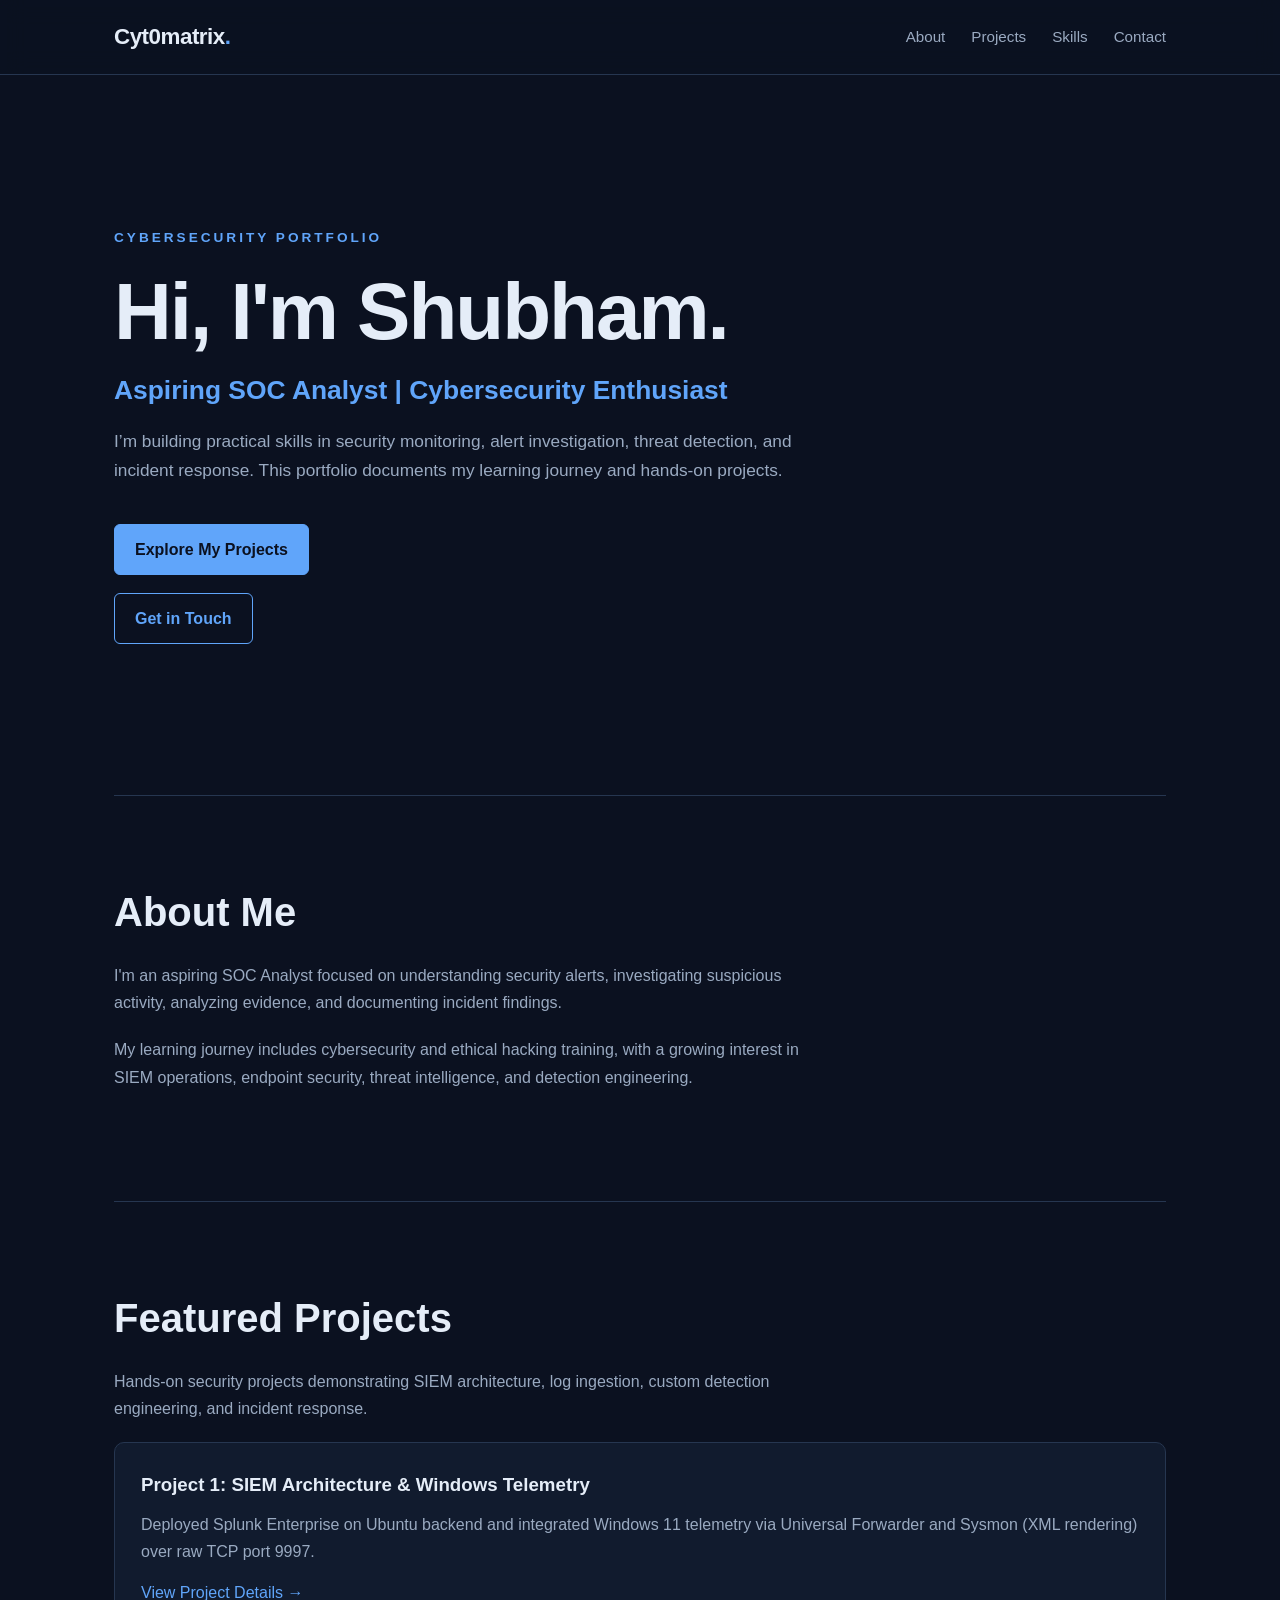
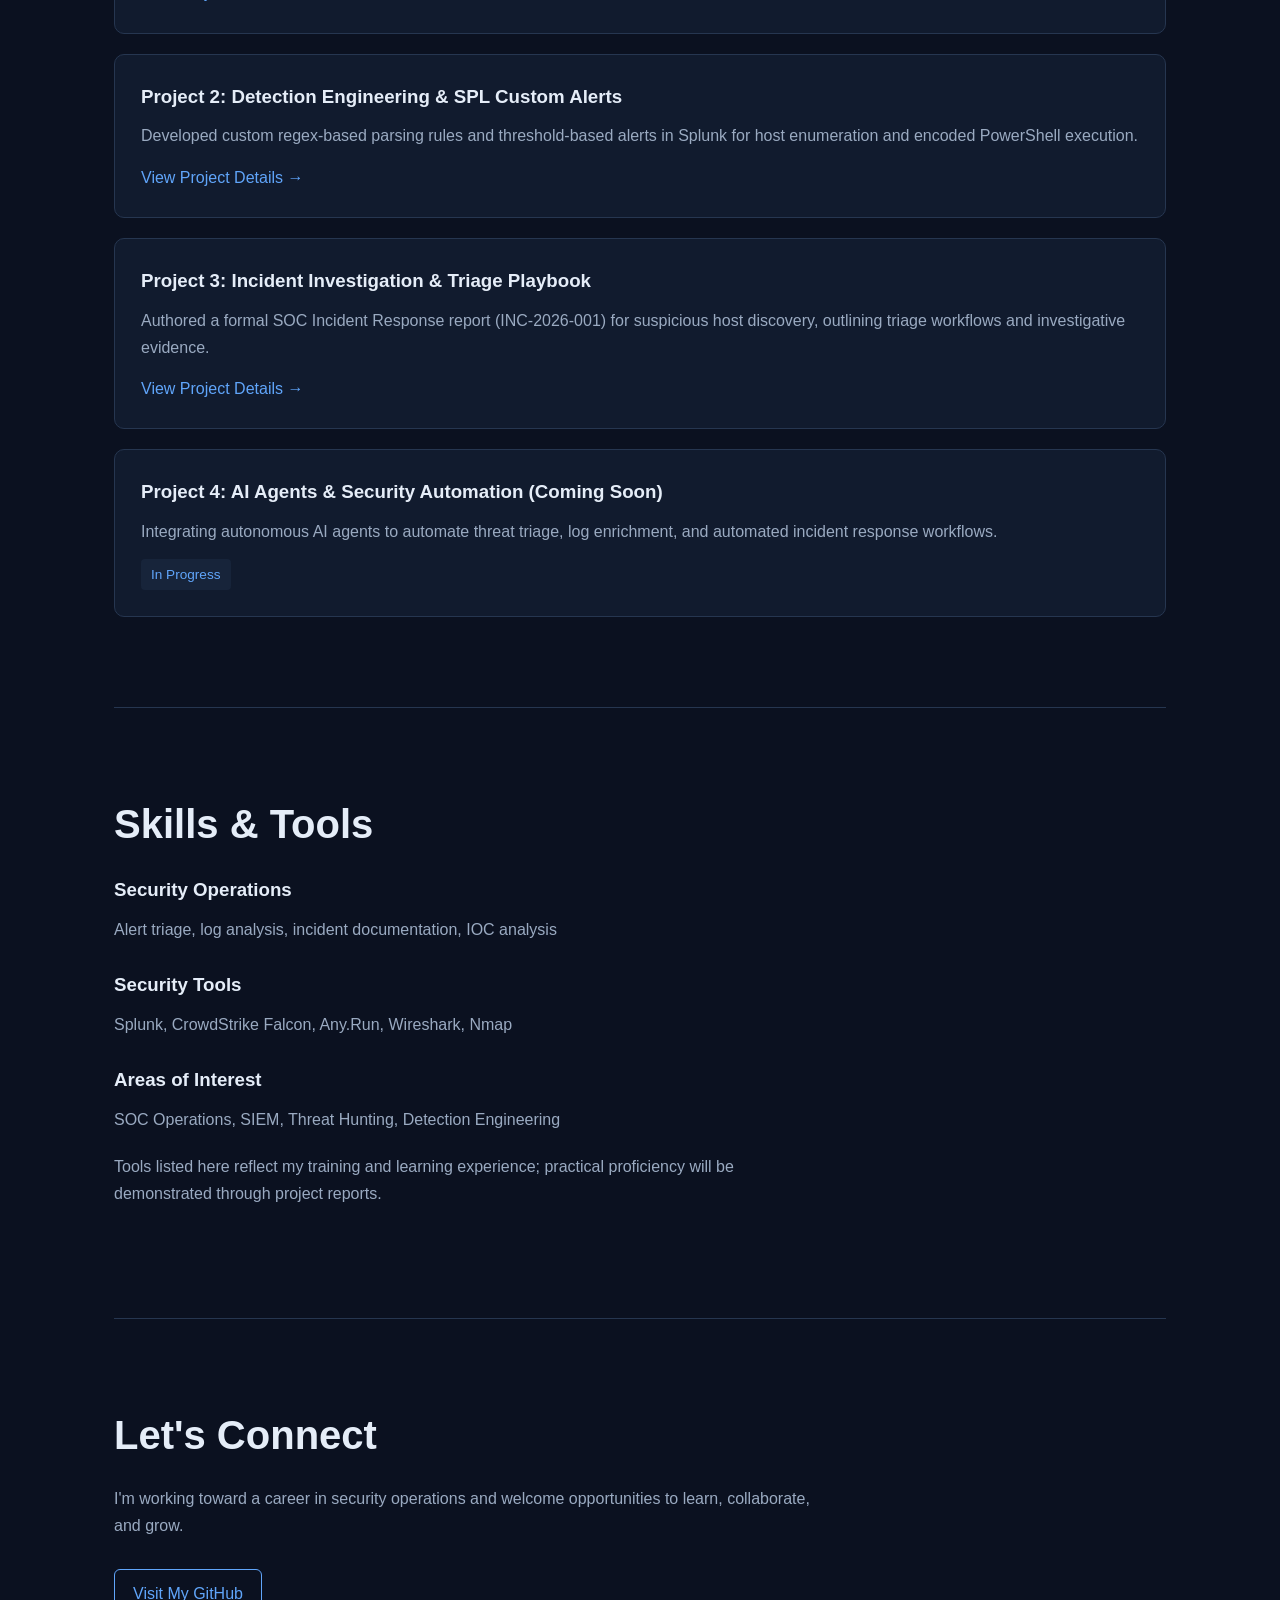
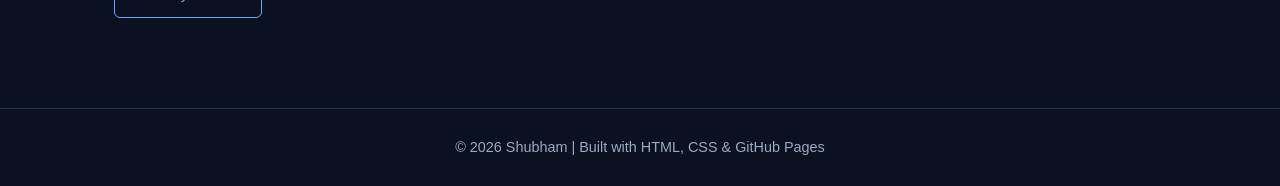
<file: index.html>
<!DOCTYPE html>
<html lang="en">
<head>
    <meta charset="UTF-8">
    <meta name="viewport" content="width=device-width, initial-scale=1.0">
    <meta name="description" content="Shubham's cybersecurity portfolio, featuring SOC investigations, SIEM detection, threat hunting, and incident response.">
    <title>Shubham | SOC Analyst Portfolio</title>
    <link rel="stylesheet" href="style.css">
</head>
<body>
    <header>
        <nav>
            <a href="#home" class="logo">Cyt0matrix<span>.</span></a>

            <ul>
                <li><a href="#about">About</a></li>
                <li><a href="#projects">Projects</a></li>
                <li><a href="#skills">Skills</a></li>
                <li><a href="#contact">Contact</a></li>
            </ul>
        </nav>
    </header>

    <main>
        <section id="home">
            <p>CYBERSECURITY PORTFOLIO</p>
            <h1>Hi, I'm Shubham.</h1>
            <h2>Aspiring SOC Analyst | Cybersecurity Enthusiast</h2>
            <p>
                I’m building practical skills in security monitoring,
                alert investigation, threat detection, and incident response.
                This portfolio documents my learning journey and hands-on projects.
            </p>
            <a href="#projects">Explore My Projects</a>
            <a href="#contact">Get in Touch</a>
        </section>

        <section id="about">
            <h2>About Me</h2>
            <p>
                I'm an aspiring SOC Analyst focused on understanding security
                alerts, investigating suspicious activity, analyzing evidence,
                and documenting incident findings.
            </p>
            <p>
                My learning journey includes cybersecurity and ethical hacking
                training, with a growing interest in SIEM operations,
                endpoint security, threat intelligence, and detection engineering.
            </p>
        </section>

        <section id="projects">
            <h2>Featured Projects</h2>
            <p>
                Hands-on security projects demonstrating SIEM architecture, log ingestion, custom detection engineering, and incident response.
            </p>

            <article>
                <h3>Project 1: SIEM Architecture & Windows Telemetry</h3>
                <p>
                    Deployed Splunk Enterprise on Ubuntu backend and integrated Windows 11 telemetry via Universal Forwarder and Sysmon (XML rendering) over raw TCP port 9997.
                </p>
                <a href="projects/project1.html">View Project Details &rarr;</a>
            </article>

            <article>
                <h3>Project 2: Detection Engineering & SPL Custom Alerts</h3>
                <p>
                    Developed custom regex-based parsing rules and threshold-based alerts in Splunk for host enumeration and encoded PowerShell execution.
                </p>
                <a href="projects/project2.html">View Project Details &rarr;</a>
            </article>

            <article>
                <h3>Project 3: Incident Investigation & Triage Playbook</h3>
                <p>
                    Authored a formal SOC Incident Response report (INC-2026-001) for suspicious host discovery, outlining triage workflows and investigative evidence.
                </p>
                <a href="projects/project3.html">View Project Details &rarr;</a>
            </article>

            <article>
                <h3>Project 4: AI Agents & Security Automation (Coming Soon)</h3>
                <p>
                    Integrating autonomous AI agents to automate threat triage, log enrichment, and automated incident response workflows.
                </p>
                <span style="color: var(--accent); background: var(--surface-light); padding: 4px 10px; border-radius: 4px; font-size: 0.85rem;">In Progress</span>
            </article>
        </section>

        <section id="skills">
            <h2>Skills &amp; Tools</h2>

            <h3>Security Operations</h3>
            <p>Alert triage, log analysis, incident documentation, IOC analysis</p>

            <h3>Security Tools</h3>
            <p>Splunk, CrowdStrike Falcon, Any.Run, Wireshark, Nmap</p>

            <h3>Areas of Interest</h3>
            <p>SOC Operations, SIEM, Threat Hunting, Detection Engineering</p>

            <p>
                Tools listed here reflect my training and learning experience;
                practical proficiency will be demonstrated through project reports.
            </p>
        </section>

        <section id="contact">
            <h2>Let's Connect</h2>
            <p>
                I'm working toward a career in security operations and welcome
                opportunities to learn, collaborate, and grow.
            </p>
            <a href="https://github.com/Cyt0matrix" target="_blank" rel="noopener noreferrer">
                Visit My GitHub
            </a>
        </section>
    </main>

    <footer>
        <p>&copy; 2026 Shubham | Built with HTML, CSS &amp; GitHub Pages</p>
    </footer>
</body>
</html>
</file>
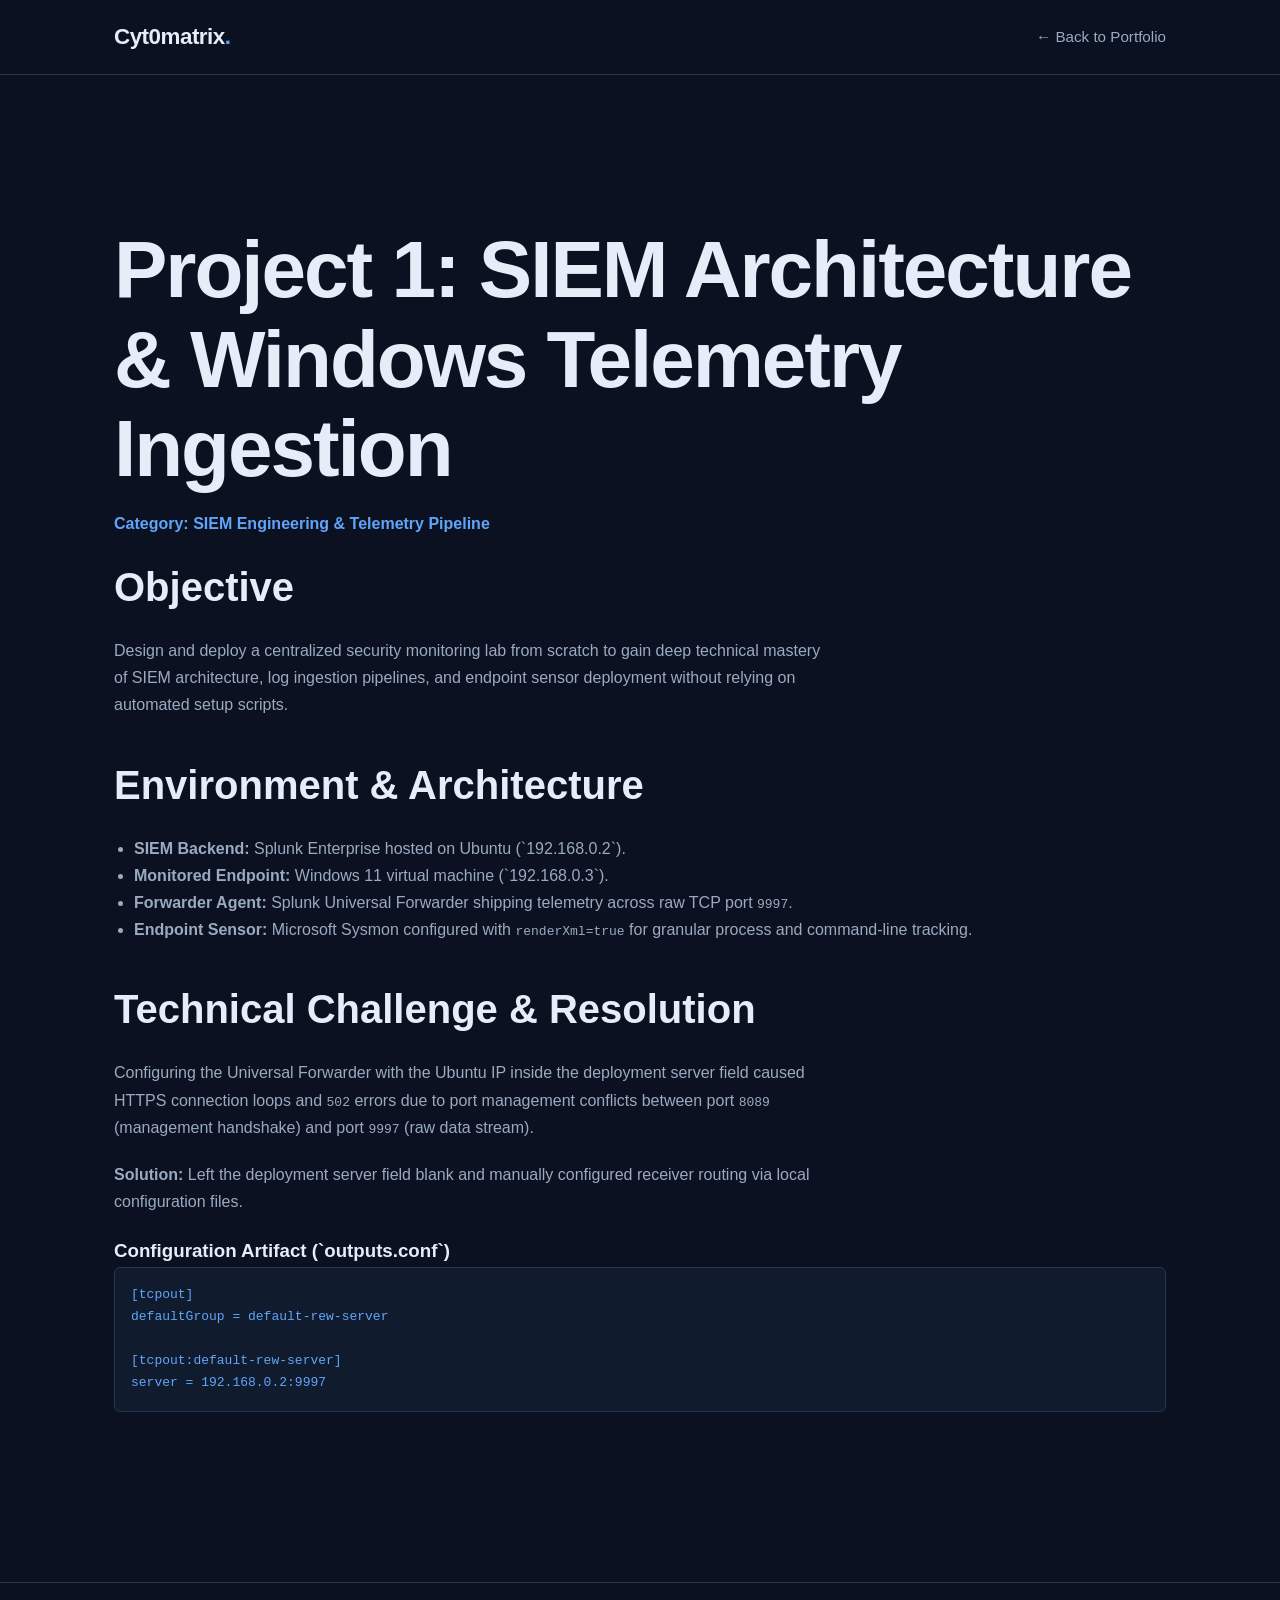
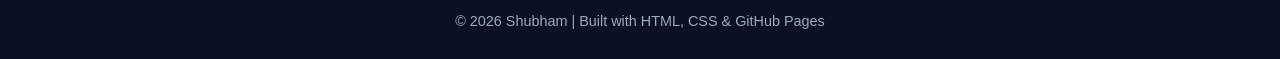
<file: projects/project1.html>
<!DOCTYPE html>
<html lang="en">
<head>
    <meta charset="UTF-8">
    <meta name="viewport" content="width=device-width, initial-scale=1.0">
    <title>Project 1: SIEM Architecture | Cyt0matrix Portfolio</title>
    <link rel="stylesheet" href="../style.css">
</head>
<body>
    <header>
        <nav>
            <a href="../index.html" class="logo">Cyt0matrix<span>.</span></a>
            <ul>
                <li><a href="../index.html#projects">&larr; Back to Portfolio</a></li>
            </ul>
        </nav>
    </header>

    <main style="padding-top: 60px; padding-bottom: 60px;">
        <section>
            <h1>Project 1: SIEM Architecture & Windows Telemetry Ingestion</h1>
            <p style="color: var(--accent); font-weight: bold; margin-bottom: 24px;">Category: SIEM Engineering & Telemetry Pipeline</p>
            
            <h2>Objective</h2>
            <p>
                Design and deploy a centralized security monitoring lab from scratch to gain deep technical mastery of SIEM architecture, log ingestion pipelines, and endpoint sensor deployment without relying on automated setup scripts.
            </p>

            <h2 style="margin-top: 40px;">Environment & Architecture</h2>
            <ul style="color: var(--muted); margin-left: 20px; margin-bottom: 20px;">
                <li><strong>SIEM Backend:</strong> Splunk Enterprise hosted on Ubuntu (`192.168.0.2`).</li>
                <li><strong>Monitored Endpoint:</strong> Windows 11 virtual machine (`192.168.0.3`).</li>
                <li><strong>Forwarder Agent:</strong> Splunk Universal Forwarder shipping telemetry across raw TCP port <code>9997</code>.</li>
                <li><strong>Endpoint Sensor:</strong> Microsoft Sysmon configured with <code>renderXml=true</code> for granular process and command-line tracking.</li>
            </ul>

            <h2 style="margin-top: 40px;">Technical Challenge & Resolution</h2>
            <p>
                Configuring the Universal Forwarder with the Ubuntu IP inside the deployment server field caused HTTPS connection loops and <code>502</code> errors due to port management conflicts between port <code>8089</code> (management handshake) and port <code>9997</code> (raw data stream).
            </p>
            <p>
                <strong>Solution:</strong> Left the deployment server field blank and manually configured receiver routing via local configuration files.
            </p>
            
            <h3 style="margin-top: 20px; color: var(--text);">Configuration Artifact (`outputs.conf`)</h3>
            <pre style="background: var(--surface); border: 1px solid var(--border); padding: 16px; border-radius: 6px; color: var(--accent); overflow-x: auto; margin-bottom: 20px;"><code>[tcpout]
defaultGroup = default-rew-server

[tcpout:default-rew-server]
server = 192.168.0.2:9997</code></pre>
        </section>
    </main>

    <footer>
        <p>&copy; 2026 Shubham | Built with HTML, CSS &amp; GitHub Pages</p>
    </footer>
</body>
</html>
</file>
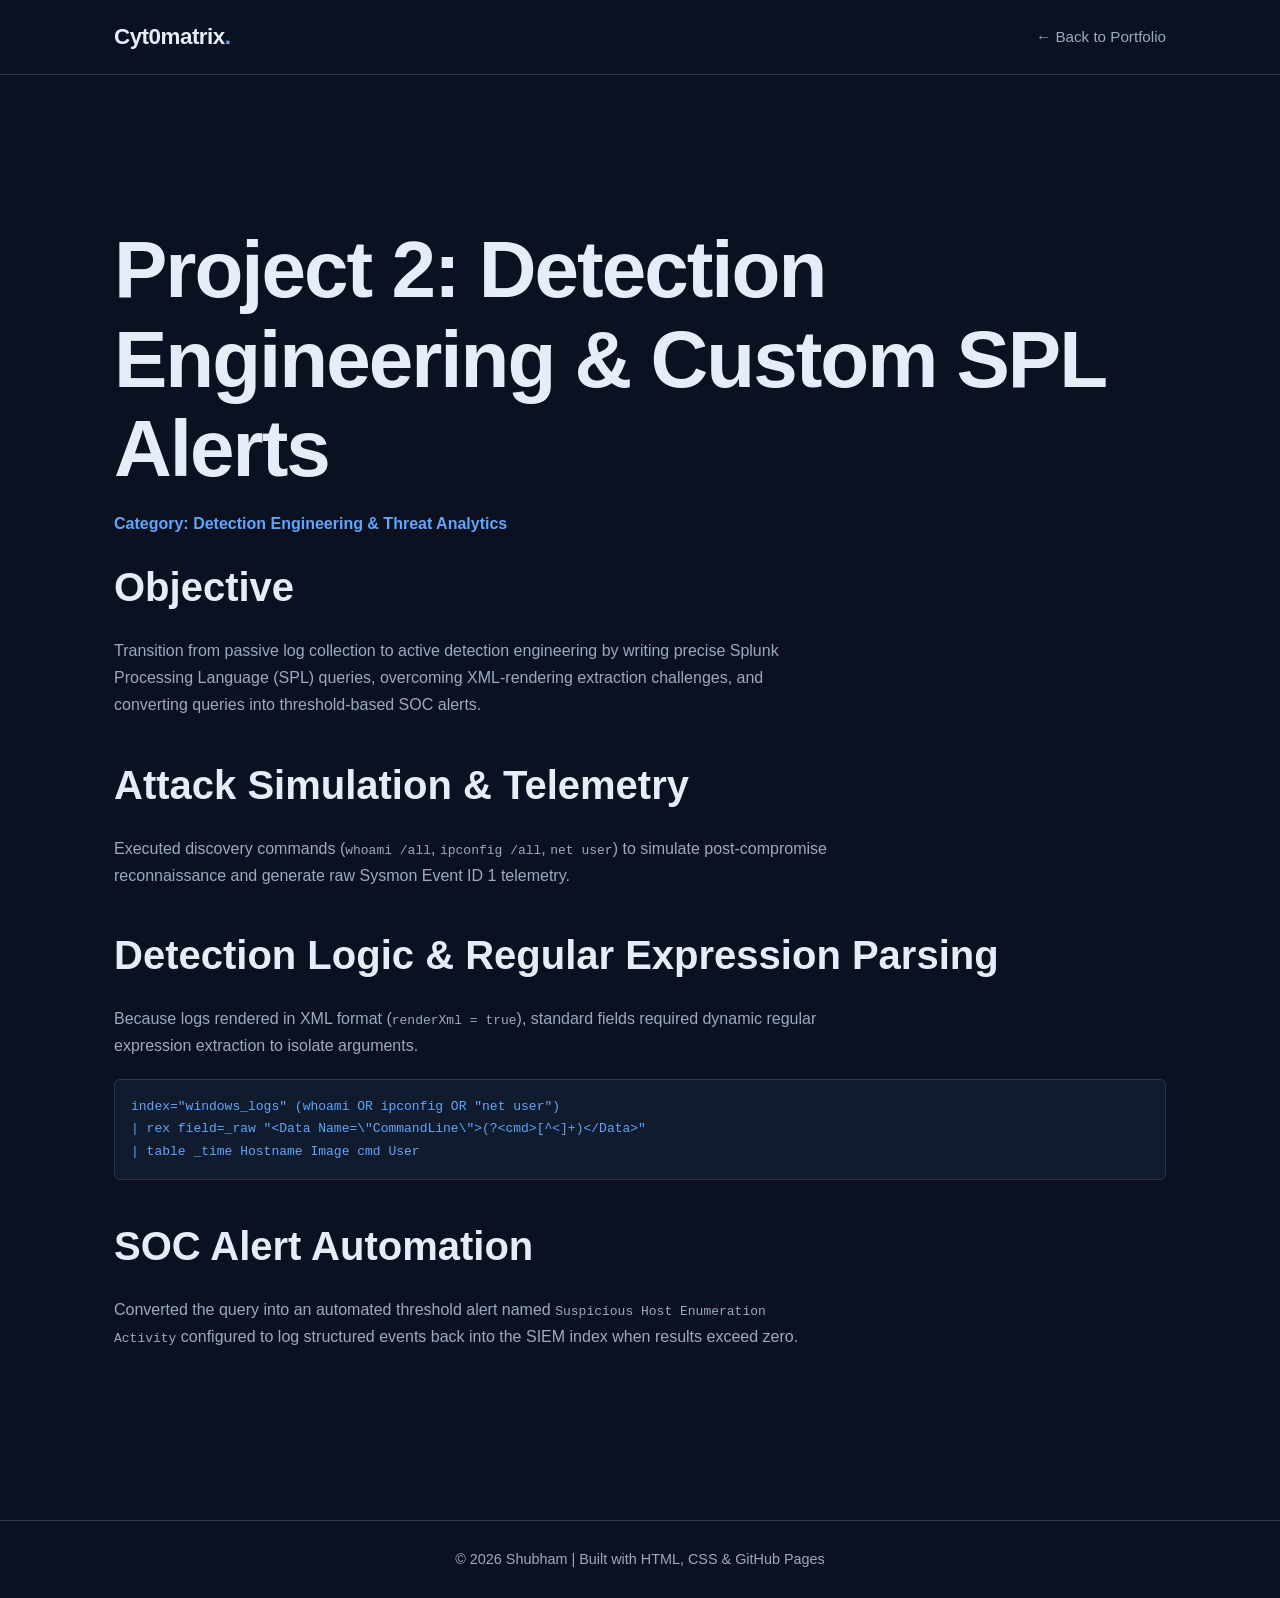
<file: projects/project2.html>
<!DOCTYPE html>
<html lang="en">
<head>
    <meta charset="UTF-8">
    <meta name="viewport" content="width=device-width, initial-scale=1.0">
    <title>Project 2: Detection Engineering | Cyt0matrix Portfolio</title>
    <link rel="stylesheet" href="../style.css">
</head>
<body>
    <header>
        <nav>
            <a href="../index.html" class="logo">Cyt0matrix<span>.</span></a>
            <ul>
                <li><a href="../index.html#projects">&larr; Back to Portfolio</a></li>
            </ul>
        </nav>
    </header>

    <main style="padding-top: 60px; padding-bottom: 60px;">
        <section>
            <h1>Project 2: Detection Engineering & Custom SPL Alerts</h1>
            <p style="color: var(--accent); font-weight: bold; margin-bottom: 24px;">Category: Detection Engineering & Threat Analytics</p>
            
            <h2>Objective</h2>
            <p>
                Transition from passive log collection to active detection engineering by writing precise Splunk Processing Language (SPL) queries, overcoming XML-rendering extraction challenges, and converting queries into threshold-based SOC alerts.
            </p>

            <h2 style="margin-top: 40px;">Attack Simulation & Telemetry</h2>
            <p>
                Executed discovery commands (<code>whoami /all</code>, <code>ipconfig /all</code>, <code>net user</code>) to simulate post-compromise reconnaissance and generate raw Sysmon Event ID 1 telemetry.
            </p>

            <h2 style="margin-top: 40px;">Detection Logic & Regular Expression Parsing</h2>
            <p>
                Because logs rendered in XML format (<code>renderXml = true</code>), standard fields required dynamic regular expression extraction to isolate arguments.
            </p>
            <pre style="background: var(--surface); border: 1px solid var(--border); padding: 16px; border-radius: 6px; color: var(--accent); overflow-x: auto; margin-bottom: 20px;"><code>index="windows_logs" (whoami OR ipconfig OR "net user")
| rex field=_raw "&lt;Data Name=\"CommandLine\"&gt;(?&lt;cmd&gt;[^&lt;]+)&lt;/Data&gt;"
| table _time Hostname Image cmd User</code></pre>

            <h2 style="margin-top: 40px;">SOC Alert Automation</h2>
            <p>
                Converted the query into an automated threshold alert named <code>Suspicious Host Enumeration Activity</code> configured to log structured events back into the SIEM index when results exceed zero.
            </p>
        </section>
    </main>

    <footer>
        <p>&copy; 2026 Shubham | Built with HTML, CSS &amp; GitHub Pages</p>
    </footer>
</body>
</html>
</file>
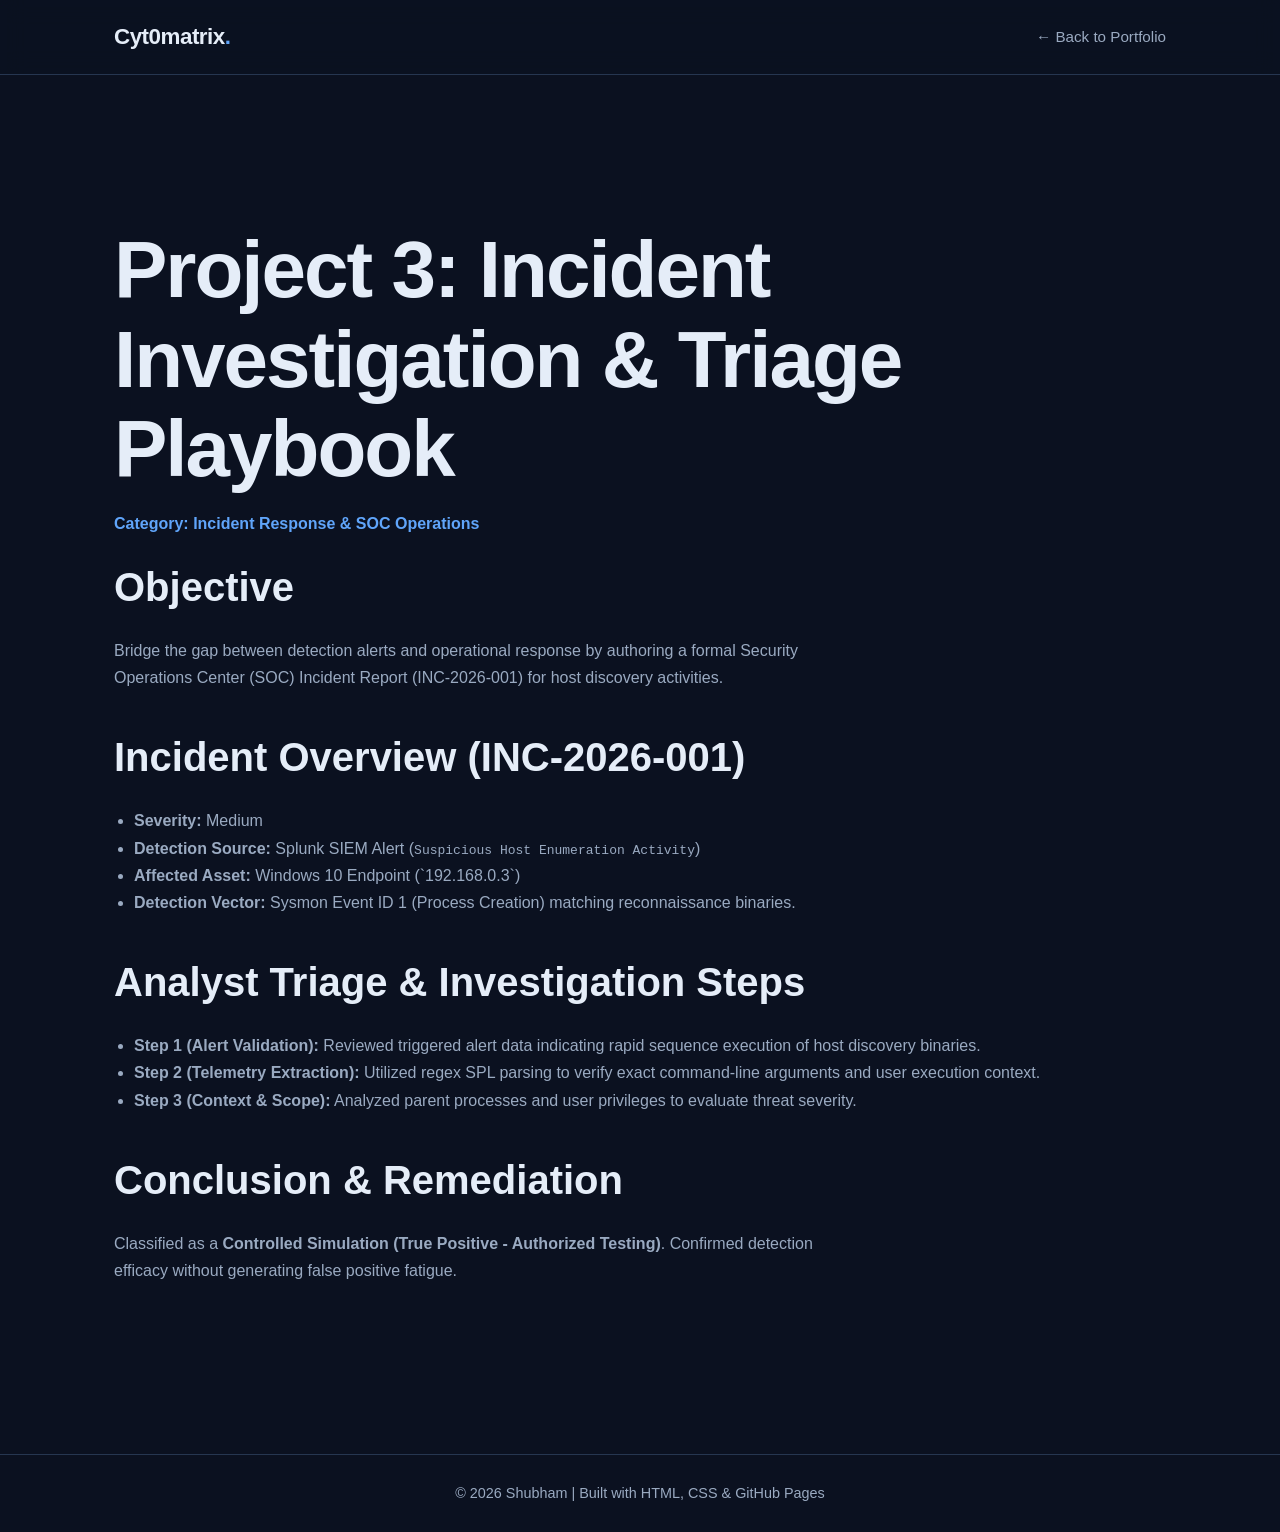
<file: projects/project3.html>
<!DOCTYPE html>
<html lang="en">
<head>
    <meta charset="UTF-8">
    <meta name="viewport" content="width=device-width, initial-scale=1.0">
    <title>Project 3: Incident Investigation | Cyt0matrix Portfolio</title>
    <link rel="stylesheet" href="../style.css">
</head>
<body>
    <header>
        <nav>
            <a href="../index.html" class="logo">Cyt0matrix<span>.</span></a>
            <ul>
                <li><a href="../index.html#projects">&larr; Back to Portfolio</a></li>
            </ul>
        </nav>
    </header>

    <main style="padding-top: 60px; padding-bottom: 60px;">
        <section>
            <h1>Project 3: Incident Investigation & Triage Playbook</h1>
            <p style="color: var(--accent); font-weight: bold; margin-bottom: 24px;">Category: Incident Response & SOC Operations</p>
            
            <h2>Objective</h2>
            <p>
                Bridge the gap between detection alerts and operational response by authoring a formal Security Operations Center (SOC) Incident Report (INC-2026-001) for host discovery activities.
            </p>

            <h2 style="margin-top: 40px;">Incident Overview (INC-2026-001)</h2>
            <ul style="color: var(--muted); margin-left: 20px; margin-bottom: 20px;">
                <li><strong>Severity:</strong> Medium</li>
                <li><strong>Detection Source:</strong> Splunk SIEM Alert (<code>Suspicious Host Enumeration Activity</code>)</li>
                <li><strong>Affected Asset:</strong> Windows 10 Endpoint (`192.168.0.3`)</li>
                <li><strong>Detection Vector:</strong> Sysmon Event ID 1 (Process Creation) matching reconnaissance binaries.</li>
            </ul>

            <h2 style="margin-top: 40px;">Analyst Triage & Investigation Steps</h2>
            <ul style="color: var(--muted); margin-left: 20px; margin-bottom: 20px;">
                <li><strong>Step 1 (Alert Validation):</strong> Reviewed triggered alert data indicating rapid sequence execution of host discovery binaries.</li>
                <li><strong>Step 2 (Telemetry Extraction):</strong> Utilized regex SPL parsing to verify exact command-line arguments and user execution context.</li>
                <li><strong>Step 3 (Context & Scope):</strong> Analyzed parent processes and user privileges to evaluate threat severity.</li>
            </ul>

            <h2 style="margin-top: 40px;">Conclusion & Remediation</h2>
            <p>
                Classified as a <strong>Controlled Simulation (True Positive - Authorized Testing)</strong>. Confirmed detection efficacy without generating false positive fatigue.
            </p>
        </section>
    </main>

    <footer>
        <p>&copy; 2026 Shubham | Built with HTML, CSS &amp; GitHub Pages</p>
    </footer>
</body>
</html>
</file>
<file: style.css>
/* ========================================
   CYT0MATRIX | SOC ANALYST PORTFOLIO
   ======================================== */

:root {
    --background: #0b1120;
    --surface: #111b2e;
    --surface-light: #17243a;
    --text: #e5edf8;
    --muted: #9aaac1;
    --accent: #60a5fa;
    --accent-hover: #93c5fd;
    --border: #263650;
    --max-width: 1100px;
}

* {
    margin: 0;
    padding: 0;
    box-sizing: border-box;
    scroll-behavior: smooth;
}

body {
    background: var(--background);
    color: var(--text);
    font-family: Arial, Helvetica, sans-serif;
    line-height: 1.7;
}

a {
    color: var(--accent);
    text-decoration: none;
    transition: color 0.2s ease;
}

a:hover {
    color: var(--accent-hover);
}

header {
    position: sticky;
    top: 0;
    z-index: 100;
    background: rgba(11, 17, 32, 0.94);
    border-bottom: 1px solid var(--border);
    backdrop-filter: blur(12px);
}

nav {
    max-width: var(--max-width);
    margin: auto;
    padding: 18px 24px;
    display: flex;
    justify-content: space-between;
    align-items: center;
    gap: 24px;
}

.logo {
    color: var(--text);
    font-size: 1.4rem;
    font-weight: 800;
    letter-spacing: -0.5px;
}

.logo span {
    color: var(--accent);
}

nav ul {
    display: flex;
    list-style: none;
    gap: 26px;
}

nav ul a {
    color: var(--muted);
    font-size: 0.95rem;
}

nav ul a:hover {
    color: var(--accent);
}

main {
    max-width: var(--max-width);
    margin: auto;
    padding: 0 24px;
}

section {
    padding: 90px 0;
    scroll-margin-top: 75px;
}

#home {
    min-height: 80vh;
    display: flex;
    flex-direction: column;
    align-items: flex-start;
    justify-content: center;
}

#home > p:first-child {
    color: var(--accent);
    font-size: 0.85rem;
    font-weight: bold;
    letter-spacing: 3px;
    margin-bottom: 18px;
}

h1 {
    font-size: clamp(2.8rem, 7vw, 5rem);
    line-height: 1.12;
    letter-spacing: -2px;
    margin-bottom: 16px;
}

h2 {
    font-size: clamp(1.8rem, 4vw, 2.5rem);
    line-height: 1.3;
    margin-bottom: 24px;
}

#home h2 {
    color: var(--accent);
    font-size: clamp(1.15rem, 3vw, 1.65rem);
    margin-bottom: 20px;
}

section > p,
#home > p:not(:first-child) {
    color: var(--muted);
    max-width: 720px;
    margin-bottom: 20px;
}

#home > p:not(:first-child) {
    font-size: 1.08rem;
}

#home > a {
    display: inline-block;
    margin: 18px 12px 0 0;
    padding: 11px 20px;
    border: 1px solid var(--accent);
    border-radius: 6px;
    font-weight: bold;
}

#home > a:first-of-type {
    background: var(--accent);
    color: var(--background);
}

#home > a:first-of-type:hover {
    background: var(--accent-hover);
}

#about,
#projects,
#skills,
#contact {
    border-top: 1px solid var(--border);
}

article {
    background: var(--surface);
    border: 1px solid var(--border);
    border-radius: 10px;
    padding: 26px;
    margin-top: 20px;
    transition: transform 0.2s ease, border-color 0.2s ease;
}

article:hover {
    transform: translateY(-4px);
    border-color: var(--accent);
}

article h3,
#skills h3 {
    margin-bottom: 10px;
    color: var(--text);
}

article p {
    color: var(--muted);
    margin-bottom: 14px;
}

article span {
    display: inline-block;
    color: var(--accent);
    background: var(--surface-light);
    border-radius: 4px;
    padding: 4px 10px;
    font-size: 0.85rem;
}

#skills h3 {
    margin-top: 26px;
}

#skills h3:first-of-type {
    margin-top: 0;
}

#skills p {
    color: var(--muted);
}

#contact a {
    display: inline-block;
    margin-top: 10px;
    padding: 10px 18px;
    border: 1px solid var(--accent);
    border-radius: 6px;
}

footer {
    border-top: 1px solid var(--border);
    text-align: center;
    padding: 26px 20px;
    color: var(--muted);
    font-size: 0.9rem;
}

/* Responsive layout for phones and small screens */

@media (max-width: 650px) {
    nav {
        flex-direction: column;
        gap: 12px;
    }

    nav ul {
        flex-wrap: wrap;
        justify-content: center;
        gap: 14px;
    }

    section {
        padding: 65px 0;
    }

    #home {
        min-height: 70vh;
    }

    h1 {
        letter-spacing: -1px;
    }

    article {
        padding: 20px;
    }
}
</file>
